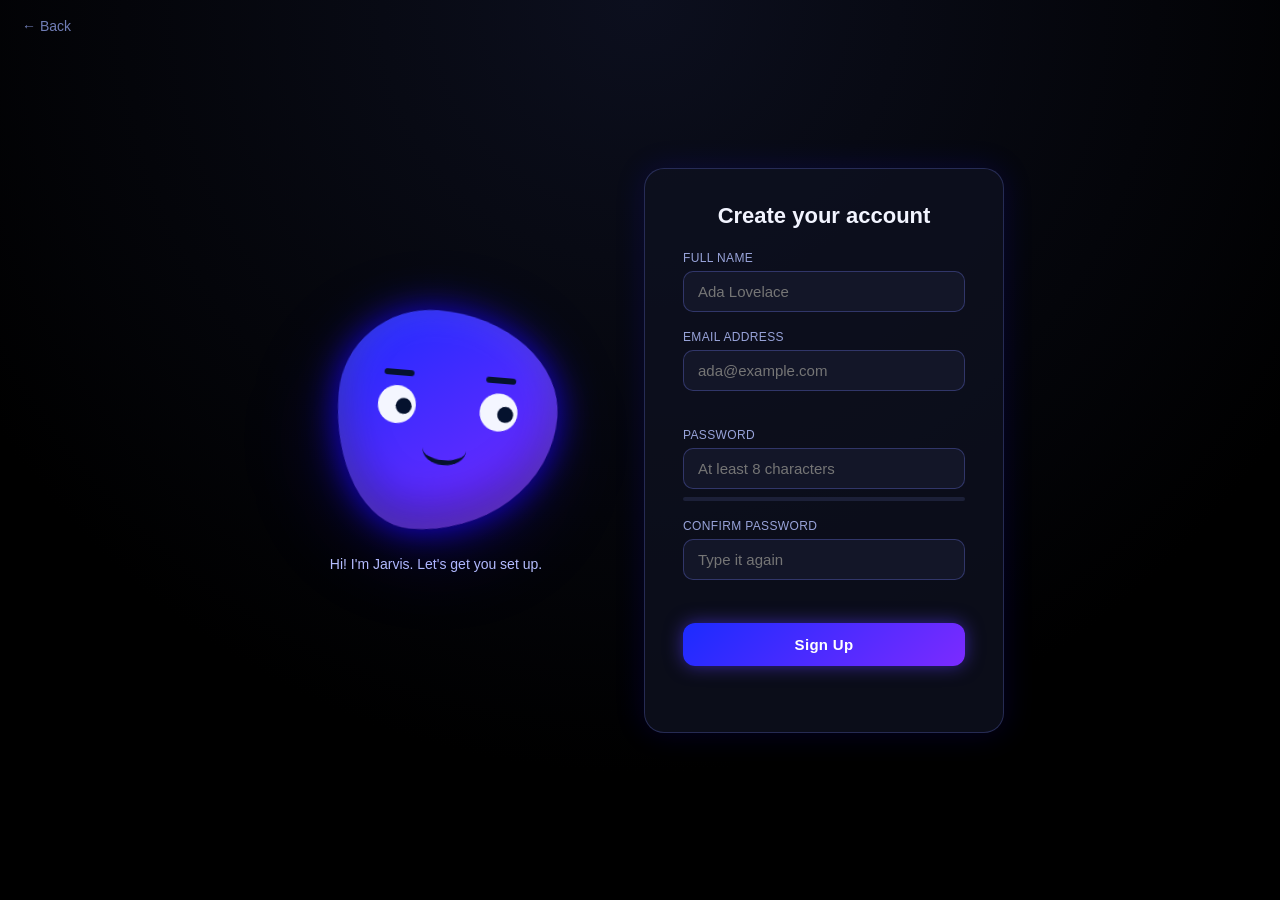
<file: www/signup.html>
<!DOCTYPE html>
<html lang="en">

<head>
    <meta charset="UTF-8">
    <meta name="viewport" content="width=device-width, initial-scale=1.0">
    <title>Jarvis | Sign Up</title>

    <link rel="shortcut icon" href="assets/img/logoo.ico" type="image/x-icon">

    <link rel="stylesheet" href="signup.css">
</head>

<body>

    <a href="index.html" class="back-link">&larr; Back</a>

    <main class="signup-wrap">

        <div class="avatar-stage" id="avatarStage">
            <div class="avatar-glow" id="avatarGlow"></div>

            <div class="avatar-blob" id="avatarBlob">
                <div class="blob-inner" id="blobInner">
                    <div class="face">
                        <div class="eyebrow left" id="browLeft"></div>
                        <div class="eyebrow right" id="browRight"></div>

                        <div class="eye left" id="eyeLeft">
                            <div class="pupil" id="pupilLeft"></div>
                            <div class="eyelid" id="lidLeft"></div>
                        </div>
                        <div class="eye right" id="eyeRight">
                            <div class="pupil" id="pupilRight"></div>
                            <div class="eyelid" id="lidRight"></div>
                        </div>

                        <div class="cheek left"></div>
                        <div class="cheek right"></div>

                        <div class="mouth" id="mouth"></div>
                    </div>
                </div>
            </div>

            <p class="avatar-caption" id="avatarCaption">Hi! I'm Jarvis. Let's get you set up.</p>
        </div>

        <form class="signup-form" id="signupForm" novalidate>
            <h1>Create your account</h1>

            <div class="field-group">
                <label for="nameInput">Full name</label>
                <input type="text" id="nameInput" placeholder="Ada Lovelace" autocomplete="off">
            </div>

            <div class="field-group">
                <label for="emailInput">Email address</label>
                <input type="email" id="emailInput" placeholder="ada@example.com" autocomplete="off">
                <span class="field-hint" id="emailHint"></span>
            </div>

            <div class="field-group">
                <label for="passwordInput">Password</label>
                <input type="password" id="passwordInput" placeholder="At least 8 characters" autocomplete="off">
                <div class="strength-bar"><span id="strengthFill"></span></div>
            </div>

            <div class="field-group">
                <label for="confirmInput">Confirm password</label>
                <input type="password" id="confirmInput" placeholder="Type it again" autocomplete="off">
                <span class="field-hint" id="confirmHint"></span>
            </div>

            <button type="submit" id="signupBtn">Sign Up</button>

            <p class="form-status" id="formStatus"></p>
        </form>

    </main>

    <script src="signup.js"></script>
</body>

</html>
</file>
<file: www/signup.css>
:root {
    --glow-color: 25, 0, 255;
    --face-color: #05122e;
    --blob-a: #1c2bff;
    --blob-b: #7b2bff;
}

* {
    box-sizing: border-box;
}

body {
    margin: 0;
    min-height: 100vh;
    background: radial-gradient(circle at 50% 0%, #0c0f1e 0%, #000 70%);
    color: #eef1ff;
    font-family: 'Segoe UI', Arial, sans-serif;
    overflow-x: hidden;
}

.back-link {
    position: fixed;
    top: 18px;
    left: 22px;
    color: #9fb1ff;
    text-decoration: none;
    font-size: 14px;
    opacity: 0.7;
    transition: opacity 0.2s ease;
    z-index: 10;
}

.back-link:hover {
    opacity: 1;
}

.signup-wrap {
    display: flex;
    flex-wrap: wrap;
    align-items: center;
    justify-content: center;
    gap: 48px;
    min-height: 100vh;
    padding: 60px 24px;
}

/* ---------- Avatar ---------- */

.avatar-stage {
    display: flex;
    flex-direction: column;
    align-items: center;
    width: 320px;
}

.avatar-glow {
    position: absolute;
    width: 260px;
    height: 260px;
    border-radius: 50%;
    filter: blur(40px);
    background: radial-gradient(circle, rgba(var(--glow-color), 0.55) 0%, rgba(var(--glow-color), 0) 70%);
    transition: background 0.6s ease;
    animation: pulseGlow 3.2s ease-in-out infinite;
    pointer-events: none;
}

@keyframes pulseGlow {

    0%,
    100% {
        transform: scale(0.95);
        opacity: 0.75;
    }

    50% {
        transform: scale(1.08);
        opacity: 1;
    }
}

.avatar-blob {
    position: relative;
    width: 220px;
    height: 220px;
    transition: transform 0.12s ease-out;
    will-change: transform;
}

.blob-inner {
    position: absolute;
    inset: 0;
    border-radius: 42% 58% 63% 37% / 41% 44% 56% 59%;
    background: linear-gradient(145deg, var(--blob-a), var(--blob-b));
    box-shadow:
        0 0 35px rgba(var(--glow-color), 0.8),
        inset 0 0 40px rgba(255, 255, 255, 0.12),
        inset 0 -20px 40px rgba(0, 0, 0, 0.35);
    animation: morph 7s ease-in-out infinite, breathe 4s ease-in-out infinite;
    transition: box-shadow 0.5s ease, background 0.6s ease;
}

@keyframes morph {

    0%,
    100% {
        border-radius: 42% 58% 63% 37% / 41% 44% 56% 59%;
    }

    33% {
        border-radius: 58% 42% 38% 62% / 55% 40% 60% 45%;
    }

    66% {
        border-radius: 48% 52% 55% 45% / 60% 55% 45% 40%;
    }
}

@keyframes breathe {

    0%,
    100% {
        transform: scale(1);
    }

    50% {
        transform: scale(1.035);
    }
}

.blob-inner.shake {
    animation: morph 7s ease-in-out infinite, breathe 4s ease-in-out infinite, shake 0.45s ease;
}

@keyframes shake {

    0%,
    100% {
        margin-left: 0;
    }

    20% {
        margin-left: -10px;
    }

    40% {
        margin-left: 8px;
    }

    60% {
        margin-left: -6px;
    }

    80% {
        margin-left: 4px;
    }
}

.blob-inner.celebrate {
    animation: morph 7s ease-in-out infinite, celebrate 0.6s ease 2;
}

@keyframes celebrate {

    0%,
    100% {
        transform: scale(1) translateY(0);
    }

    50% {
        transform: scale(1.12) translateY(-14px);
    }
}

.face {
    position: absolute;
    inset: 0;
}

.eyebrow {
    position: absolute;
    top: 62px;
    width: 30px;
    height: 6px;
    border-radius: 4px;
    background: var(--face-color);
    transition: transform 0.25s ease, opacity 0.25s ease, top 0.25s ease;
}

.eyebrow.left {
    left: 44px;
}

.eyebrow.right {
    right: 44px;
}

.eyebrow.raised {
    transform: translateY(-5px);
}

.eyebrow.worried.left {
    transform: rotate(-20deg) translate(3px, 3px);
}

.eyebrow.worried.right {
    transform: rotate(20deg) translate(-3px, 3px);
}

.eye {
    position: absolute;
    top: 78px;
    width: 38px;
    height: 38px;
    border-radius: 50%;
    background: #f4f6ff;
    display: flex;
    align-items: center;
    justify-content: center;
    overflow: hidden;
    transition: height 0.2s ease, top 0.2s ease, border-radius 0.2s ease;
}

.eye.left {
    left: 40px;
}

.eye.right {
    right: 40px;
}

.pupil {
    width: 16px;
    height: 16px;
    border-radius: 50%;
    background: var(--face-color);
    transform: translate(0, 0);
    transition: opacity 0.15s ease;
}

.eyelid {
    position: absolute;
    left: 0;
    right: 0;
    top: 0;
    height: 0%;
    background: var(--blob-a);
    transition: height 0.28s ease;
}

/* closed / shy eyes (password focus) */
.eye.closed {
    height: 6px;
    border-radius: 6px;
    top: 96px;
}

.eye.closed .pupil {
    opacity: 0;
}

/* happy squint eyes (upward arc) */
.eye.happy {
    height: 18px;
    border-radius: 0 0 20px 20px / 0 0 30px 30px;
    top: 84px;
}

.eye.happy .pupil {
    opacity: 0;
}

.cheek {
    position: absolute;
    top: 118px;
    width: 20px;
    height: 12px;
    border-radius: 50%;
    background: rgba(255, 120, 170, 0);
    transition: background 0.3s ease;
}

.cheek.left {
    left: 34px;
}

.cheek.right {
    right: 34px;
}

.avatar-stage.state-happy .cheek,
.avatar-stage.state-success .cheek {
    background: rgba(255, 120, 170, 0.55);
}

.mouth {
    position: absolute;
    top: 138px;
    left: 50%;
    width: 44px;
    height: 16px;
    transform: translateX(-50%);
    border-bottom: 5px solid var(--face-color);
    border-radius: 0 0 40px 40px / 0 0 30px 30px;
    background: transparent;
    transition: all 0.25s ease;
}

/* neutral flat mouth while idle/typing name */
.mouth.flat {
    height: 4px;
    border-bottom-width: 4px;
    border-radius: 4px;
    top: 142px;
}

/* talking blip */
.mouth.talk {
    height: 10px;
    border-radius: 50% 50% 40% 40% / 60% 60% 40% 40%;
    border-bottom-width: 5px;
    background: var(--face-color);
    top: 138px;
}

/* big happy smile */
.mouth.smile {
    width: 54px;
    height: 22px;
    border-bottom-width: 6px;
    top: 134px;
}

/* frown / sad (mismatch, error) */
.mouth.frown {
    height: 12px;
    border-bottom: none;
    border-top: 5px solid var(--face-color);
    border-radius: 40px 40px 0 0 / 30px 30px 0 0;
    top: 148px;
}

/* small "O" surprised mouth */
.mouth.o {
    width: 20px;
    height: 20px;
    border: 4px solid var(--face-color);
    border-radius: 50%;
    background: transparent;
    top: 136px;
}

/* tiny shy line while typing password */
.mouth.shy {
    width: 24px;
    height: 3px;
    border-bottom-width: 3px;
    border-radius: 3px;
    top: 142px;
}

.avatar-caption {
    margin-top: 26px;
    color: #b9c2ff;
    font-size: 14px;
    min-height: 20px;
    text-align: center;
    transition: opacity 0.2s ease;
}

/* state -> glow color tinting (set on .avatar-stage so both the outer
   glow halo and the inner blob, which are siblings, inherit it) */
.avatar-stage.state-idle,
.avatar-stage.state-typing {
    --glow-color: 25, 0, 255;
}

.avatar-stage.state-happy {
    --glow-color: 60, 220, 255;
}

.avatar-stage.state-password {
    --glow-color: 255, 170, 40;
}

.avatar-stage.state-mismatch,
.avatar-stage.state-error {
    --glow-color: 255, 40, 70;
}

.avatar-stage.state-success {
    --glow-color: 60, 255, 140;
}

/* ---------- Form ---------- */

.signup-form {
    background: #0e1120c9;
    border: 1px solid rgba(120, 130, 255, 0.25);
    box-shadow: 0 0 30px rgba(25, 0, 255, 0.15);
    border-radius: 20px;
    padding: 34px 38px;
    width: 100%;
    max-width: 360px;
}

.signup-form h1 {
    font-size: 22px;
    margin: 0 0 22px;
    text-align: center;
    color: #f2f4ff;
}

.field-group {
    margin-bottom: 18px;
    position: relative;
}

.field-group label {
    display: block;
    font-size: 12px;
    color: #98a3d9;
    margin-bottom: 6px;
    letter-spacing: 0.03em;
    text-transform: uppercase;
}

.field-group input {
    width: 100%;
    background: #131628;
    border: 1px solid rgba(120, 130, 255, 0.3);
    color: #fff;
    padding: 11px 14px;
    border-radius: 10px;
    font-size: 15px;
    outline: none;
    transition: border-color 0.2s ease, box-shadow 0.2s ease;
}

.field-group input:focus {
    border-color: #6b7bff;
    box-shadow: 0 0 12px rgba(107, 123, 255, 0.5);
}

.field-group input.invalid {
    border-color: #ff4a5f;
    box-shadow: 0 0 12px rgba(255, 74, 95, 0.4);
}

.field-group input.valid {
    border-color: #35e0a1;
    box-shadow: 0 0 12px rgba(53, 224, 161, 0.35);
}

.field-hint {
    display: block;
    font-size: 12px;
    margin-top: 5px;
    min-height: 14px;
    color: #ff8a97;
}

.field-hint.ok {
    color: #6ff0be;
}

.strength-bar {
    margin-top: 8px;
    height: 4px;
    border-radius: 4px;
    background: #1c2038;
    overflow: hidden;
}

.strength-bar span {
    display: block;
    height: 100%;
    width: 0%;
    background: linear-gradient(90deg, #ff4a5f, #ffb347, #35e0a1);
    transition: width 0.25s ease;
}

#signupBtn {
    width: 100%;
    padding: 13px;
    margin-top: 6px;
    border: none;
    border-radius: 12px;
    background: linear-gradient(135deg, #1c2bff, #7b2bff);
    color: #fff;
    font-size: 15px;
    font-weight: 600;
    letter-spacing: 0.02em;
    cursor: pointer;
    box-shadow: 0 0 18px rgba(90, 60, 255, 0.55);
    transition: transform 0.15s ease, box-shadow 0.15s ease;
}

#signupBtn:hover {
    transform: translateY(-1px);
    box-shadow: 0 0 26px rgba(90, 60, 255, 0.8);
}

#signupBtn:active {
    transform: translateY(0);
}

.form-status {
    text-align: center;
    font-size: 13px;
    min-height: 18px;
    margin: 14px 0 0;
    color: #6ff0be;
}

.form-status.error {
    color: #ff8a97;
}

@media (max-width: 720px) {
    .signup-wrap {
        gap: 24px;
    }

    .avatar-stage {
        width: 100%;
    }
}
</file>
